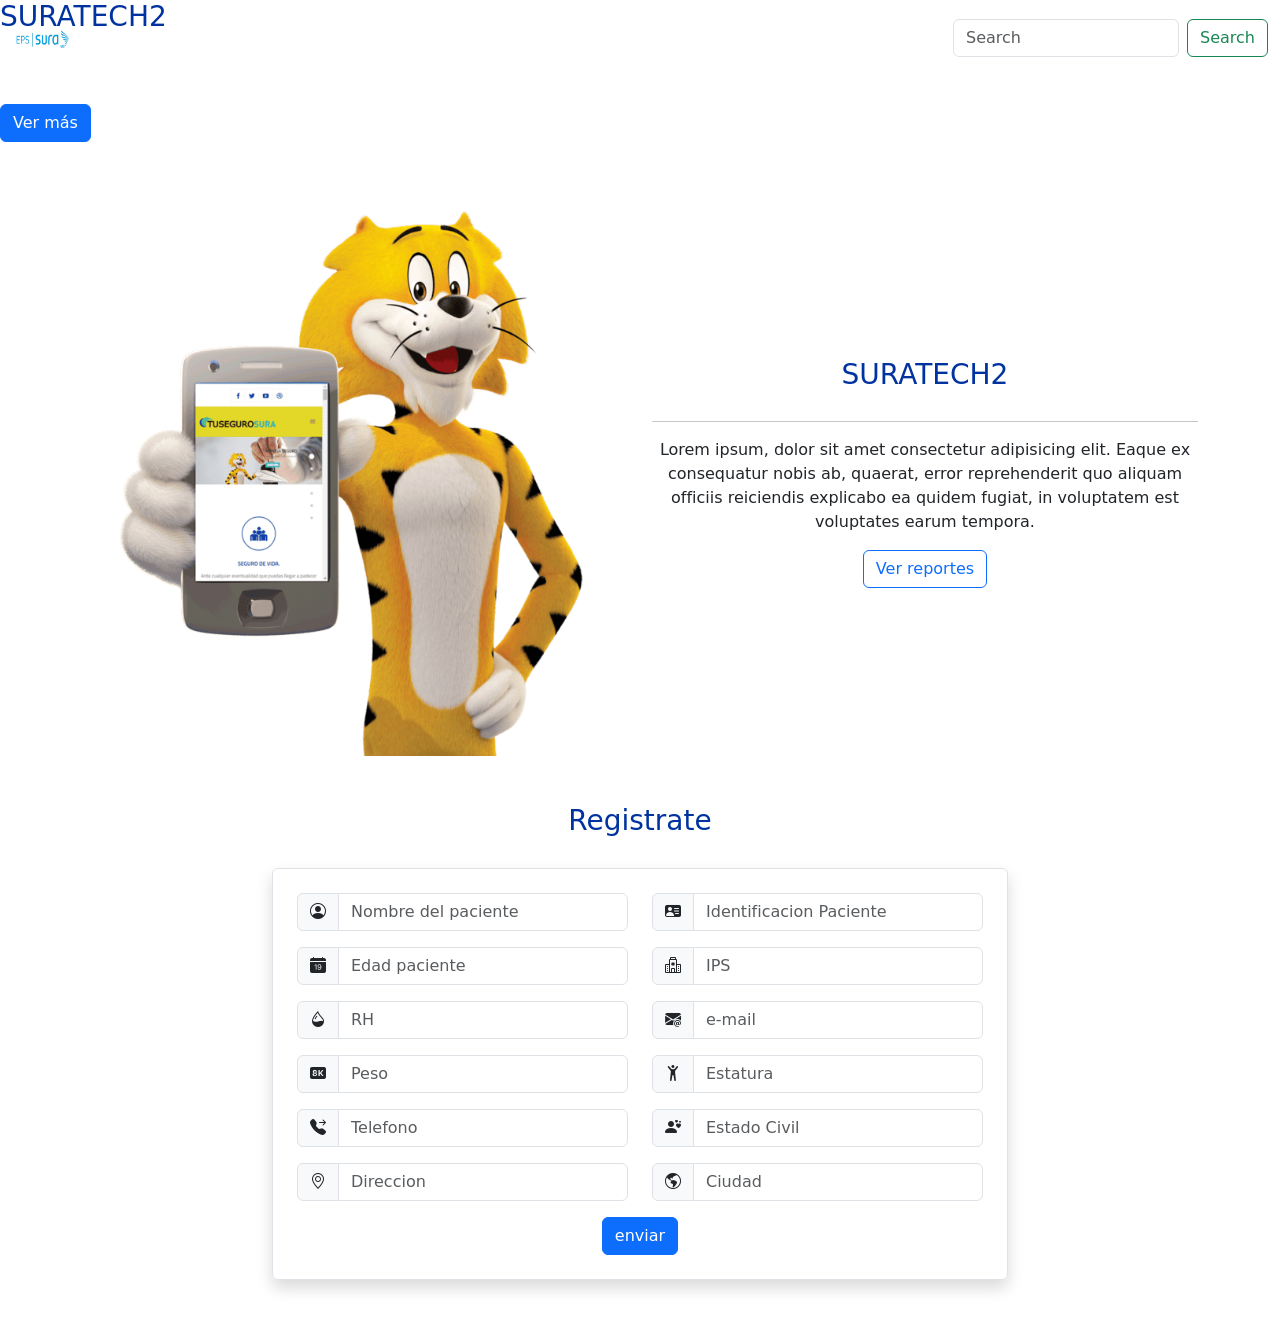
<file: copiaprofe2/index.html>
<!DOCTYPE html>
<html lang="es">
<head>
    <meta charset="UTF-8">
    <meta name="viewport" content="width=device-width, initial-scale=1.0">
    <title>GESTIONTECH</title>
    <link href="https://cdn.jsdelivr.net/npm/bootstrap@5.3.3/dist/css/bootstrap.min.css" rel="stylesheet" integrity="sha384-QWTKZyjpPEjISv5WaRU9OFeRpok6YctnYmDr5pNlyT2bRjXh0JMhjY6hW+ALEwIH" crossorigin="anonymous">
    <link rel="stylesheet" href="./assets/styles/estilos.css">
    <link rel="stylesheet" href="https://cdn.jsdelivr.net/npm/bootstrap-icons@1.11.3/font/bootstrap-icons.min.css">
</head>
<body>

    <header>
        <nav class="navbar navbar-expand-lg menu navbar-dark fixed-top">
            <div class="container-fluid">
              <img src="./assets/img/logotipo.png" alt="logo" width="60" height="60">
              <button class="navbar-toggler" type="button" data-bs-toggle="collapse" data-bs-target="#navbarSupportedContent" aria-controls="navbarSupportedContent" aria-expanded="false" aria-label="Toggle navigation">
                <span class="navbar-toggler-icon"></span>
              </button>
              <div class="collapse navbar-collapse" id="navbarSupportedContent">
                <ul class="navbar-nav me-auto mb-2 mb-lg-0">
                  <li class="nav-item">
                    <a class="nav-link active" aria-current="page" href="#">Home</a>
                  </li>
                  <li class="nav-item">
                    <a class="nav-link" href="#">Link</a>
                  </li>
                  <li class="nav-item dropdown">
                    <a class="nav-link dropdown-toggle" href="#" role="button" data-bs-toggle="dropdown" aria-expanded="false">
                      Dropdown
                    </a>
                    <ul class="dropdown-menu">
                      <li><a class="dropdown-item" href="#">Action</a></li>
                      <li><a class="dropdown-item" href="#">Another action</a></li>
                      <li><hr class="dropdown-divider"></li>
                      <li><a class="dropdown-item" href="#">Something else here</a></li>
                    </ul>
                  </li>
                  <li class="nav-item">
                    <a class="nav-link disabled" aria-disabled="true">Disabled</a>
                  </li>
                </ul>
                <form class="d-flex" role="search">
                  <input class="form-control me-2" type="search" placeholder="Search" aria-label="Search">
                  <button class="btn btn-outline-success" type="submit">Search</button>
                </form>
              </div>
            </div>
          </nav>
    </header>
    <main>
        <section class="banner text-white">
            <h3>SURATECH2</h3>
            <p>Atrevete a gestionar y controlar tus signos vitales</p>
            <a href="#textomuestra" class="btn btn-primary">Ver más</a>
        </section>
        <section class="container my-5">
            <div class="row">
                <div class="col-6">
                    <img src="./assets/img/tigre.png" alt="tigre" class="img-fluid">
                </div>
                <div class="col-6 align-self-center text-center">
                    <h3>SURATECH2</h3>
                    <hr>
                    <p id="textomuestra">
                        Lorem ipsum, dolor sit amet consectetur adipisicing elit. Eaque ex consequatur nobis ab, quaerat, error reprehenderit quo aliquam officiis reiciendis explicabo ea quidem fugiat, in voluptatem est voluptates earum tempora.
                    </p>
                    <button class="btn btn-outline-primary">
                        Ver reportes
                    </button>
                </div>
            </div>    
        </section>
        <section class="container my-5">
            <div class="row justify-content-center">
                <div class="col-8">
                    <h3 class="text-center">Registrate</h3>
                    <form class="shadow border rounded p-4">

                        
                      <div class="row">
                        <div class="col-6">
                          <div class="input-group mb-3">
                            <span class="input-group-text" id="basic-addon1">
                              <i class="bi bi-person-circle"></i>
                            </span>
                            <input type="text" class="form-control" placeholder="Nombre del paciente">
                        </div>
                        </div>
                        <div class="col-6">
                          <div class="input-group mb-3">
                            <span class="input-group-text" id="basic-addon1">
                              <i class="bi bi-person-vcard-fill"></i>
                            </span>
                            <input type="text" class="form-control" placeholder="Identificacion Paciente">
                        </div>

                        </div>
                      </div>
                      <div class="row">
                        <div class="col-6">
                          <div class="input-group mb-3">
                            <span class="input-group-text" id="basic-addon1">
                              <i class="bi bi-calendar-date-fill"></i>
                            </span>
                            <input type="text" class="form-control" placeholder="Edad paciente">
                        </div>  
                        </div>
                        <div class="col-6">
                          <div class="input-group mb-3">
                            <span class="input-group-text" id="basic-addon1">
                              <i class="bi bi-hospital"></i>
                            </span>
                            <input type="text" class="form-control" placeholder="IPS">
                        </div>  
                        </div>
                      </div>
                      <div class="row">

                        
                      </div>

                      <div class="row">
                        <div class="col-6">
                          <div class="input-group mb-3">
                            <span class="input-group-text" id="basic-addon1">
                              <i class="bi bi-droplet-half"></i>
                            </span>
                            <input type="text" class="form-control" placeholder="RH">
                        </div>
                        </div>
                        <div class="col-6">
                          <div class="input-group mb-3">
                            <span class="input-group-text" id="basic-addon1">
                              <i class="bi bi-envelope-at-fill"></i>
                            </span>
                            <input type="text" class="form-control" placeholder="e-mail">
                        </div>

                        </div>
                      </div>
                      <div class="row">
                        <div class="col-6">
                          <div class="input-group mb-3">
                            <span class="input-group-text" id="basic-addon1">
                              <i class="bi bi-badge-8k-fill"></i>
                            </span>
                            <input type="text" class="form-control" placeholder="Peso">
                        </div>
                        </div>
                        <div class="col-6">
                          <div class="input-group mb-3">
                            <span class="input-group-text" id="basic-addon1">
                              <i class="bi bi-person-arms-up"></i>
                            </span>
                            <input type="text" class="form-control" placeholder="Estatura">
                        </div>

                        </div>
                      </div>
                      <div class="row">
                        <div class="col-6">
                          <div class="input-group mb-3">
                            <span class="input-group-text" id="basic-addon1">
                              <i class="bi bi-telephone-forward-fill"></i>
                            </span>
                            <input type="text" class="form-control" placeholder="Telefono">
                        </div>
                        </div>
                        <div class="col-6">
                          <div class="input-group mb-3">
                            <span class="input-group-text" id="basic-addon1">
                              <i class="bi bi-person-hearts"></i>
                            </span>
                            <input type="text" class="form-control" placeholder="Estado Civil">
                        </div>

                        </div>
                      </div>
                      <div class="row">
                        <div class="col-6">
                          <div class="input-group mb-3">
                            <span class="input-group-text" id="basic-addon1">
                              <i class="bi bi-geo-alt"></i>
                            </span>
                            <input type="text" class="form-control" placeholder="Direccion">
                        </div>
                        </div>
                        <div class="col-6">
                          <div class="input-group mb-3">
                            <span class="input-group-text" id="basic-addon1">
                              <i class="bi bi-globe-americas"></i>
                            </span>
                            <input type="text" class="form-control" placeholder="Ciudad">
                        </div>

                        </div>
                      </div>

                        

                        <button class="btn btn-primary mx-auto d-block" type="submit">enviar</button>
                    </form>

                </div>
            </div>
        </section>
    </main>
    <footer>

    </footer>
    <script src="https://cdn.jsdelivr.net/npm/bootstrap@5.3.3/dist/js/bootstrap.bundle.min.js" integrity="sha384-YvpcrYf0tY3lHB60NNkmXc5s9fDVZLESaAA55NDzOxhy9GkcIdslK1eN7N6jIeHz" crossorigin="anonymous"></script>
</body>
</html>
</file>
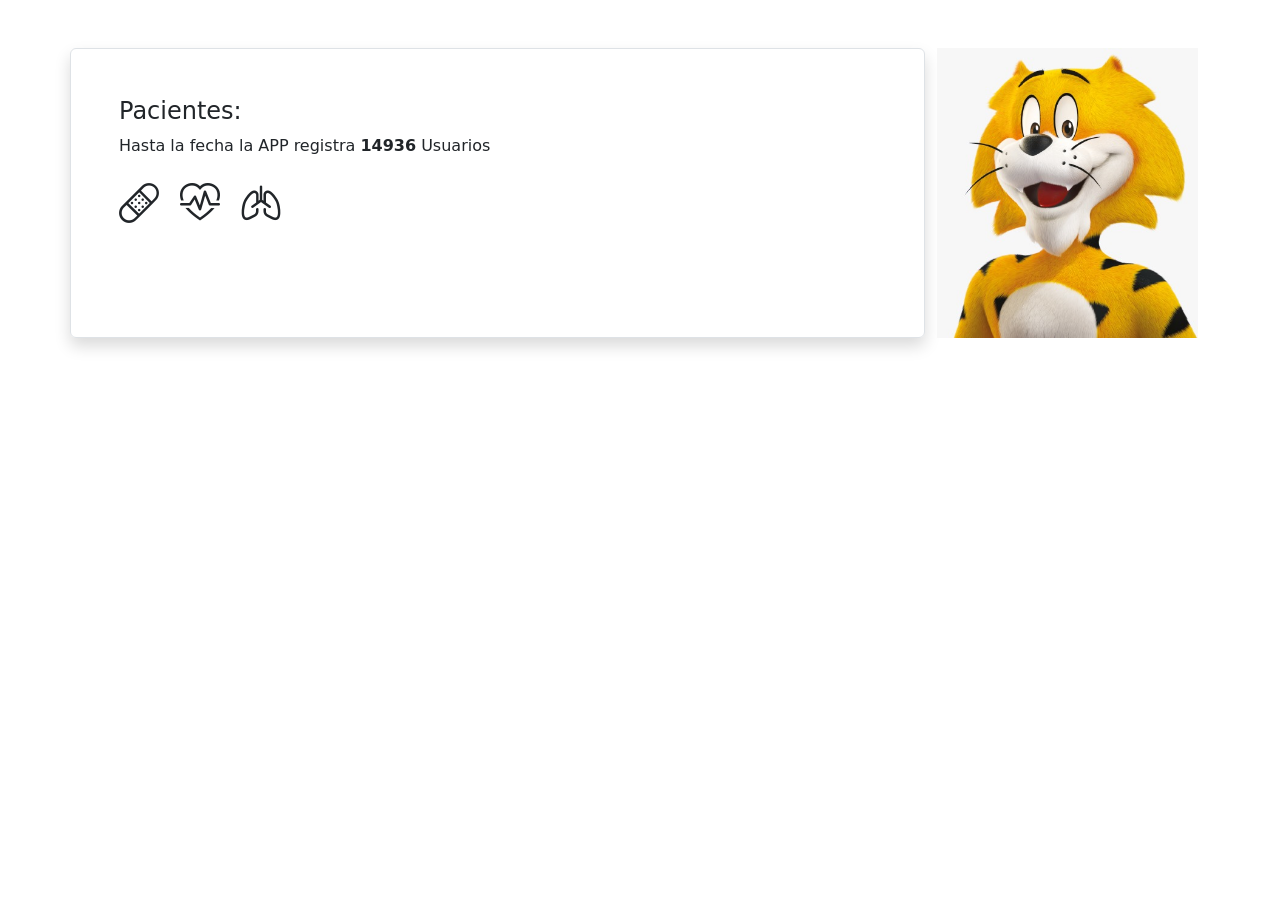
<file: copiaprofe2/src/views/dashboards/dashboardcliente.html>
<!DOCTYPE html>
<html lang="en">
<head>
    <meta charset="UTF-8">
    <meta name="viewport" content="width=device-width, initial-scale=1.0">
    <title>Pacientes</title>
    <link href="https://cdn.jsdelivr.net/npm/bootstrap@5.3.3/dist/css/bootstrap.min.css" rel="stylesheet" integrity="sha384-QWTKZyjpPEjISv5WaRU9OFeRpok6YctnYmDr5pNlyT2bRjXh0JMhjY6hW+ALEwIH" crossorigin="anonymous">
    <link rel="stylesheet" href="https://cdn.jsdelivr.net/npm/bootstrap-icons@1.11.3/font/bootstrap-icons.min.css">
</head>
<body>
    
    <main>
        <section class="container my-5">
            <div class="row">
                <div class="col-12 col-md-9 border rounded p-5 shadow">
                    <h4>Pacientes: </h4>
                    <p>Hasta la fecha la APP registra <span class="fw-bold">14936</span> Usuarios</p>
                    <i class="bi bi-bandaid fs-1"></i>
                    <i class="bi bi-heart-pulse fs-1 mx-3"></i>
                    <i class="bi bi-lungs fs-1"></i>
                </div>
                <div class="col-12 col-md-3">
                    <img src="../../../src/views/dashboards/WhatsApp Image 2024-11-01 at 5.09.24 PM.jpeg" alt="logo" class="img-fluid">
                </div>
            </div> 
        </section class="container">
            <div class="row row-cols-1 row-cols-md-3 g-5" id="fila">
                
            </div>
        <section>

        </section>
    </main>
    <script src="../../controllersDashBoards/controladorDashboardPaciente.js" type="module"></script>
    <script src="https://cdn.jsdelivr.net/npm/bootstrap@5.3.3/dist/js/bootstrap.bundle.min.js" integrity="sha384-YvpcrYf0tY3lHB60NNkmXc5s9fDVZLESaAA55NDzOxhy9GkcIdslK1eN7N6jIeHz" crossorigin="anonymous"></script>
   
</body>
</html>
</file>
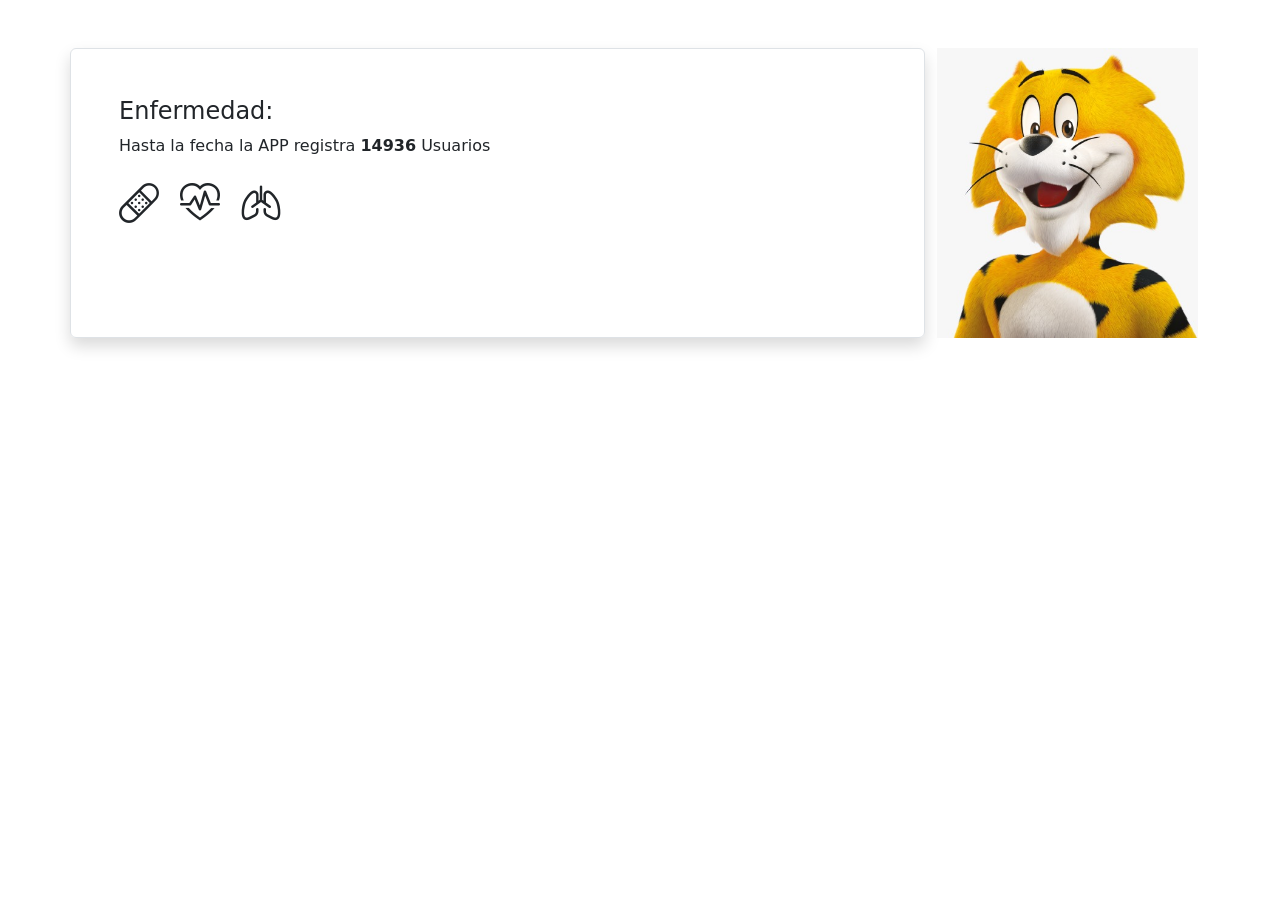
<file: copiaprofe2/src/views/dashboards/dashboardenfermedad.html>
<!DOCTYPE html>
<html lang="en">
<head>
    <meta charset="UTF-8">
    <meta name="viewport" content="width=device-width, initial-scale=1.0">
    <title>Enfermedad</title>
    <link href="https://cdn.jsdelivr.net/npm/bootstrap@5.3.3/dist/css/bootstrap.min.css" rel="stylesheet" integrity="sha384-QWTKZyjpPEjISv5WaRU9OFeRpok6YctnYmDr5pNlyT2bRjXh0JMhjY6hW+ALEwIH" crossorigin="anonymous">
    <link rel="stylesheet" href="https://cdn.jsdelivr.net/npm/bootstrap-icons@1.11.3/font/bootstrap-icons.min.css">
</head>
<body>
    
    <main>
        <section class="container my-5">
            <div class="row">
                <div class="col-12 col-md-9 border rounded p-5 shadow">
                    <h4>Enfermedad: </h4>
                    <p>Hasta la fecha la APP registra <span class="fw-bold">14936</span> Usuarios</p>
                    <i class="bi bi-bandaid fs-1"></i>
                    <i class="bi bi-heart-pulse fs-1 mx-3"></i>
                    <i class="bi bi-lungs fs-1"></i>
                </div>
                <div class="col-12 col-md-3">
                    <img src="../../../src/views/dashboards/WhatsApp Image 2024-11-01 at 5.09.24 PM.jpeg" alt="logo" class="img-fluid">
                </div>
            </div> 
        </section class="container">
            <div class="row row-cols-1 row-cols-md-3 g-5" id="fila">
                
            </div>
        <section>

        </section>
    </main>
    <script src="../../controllersDashBoards/controladorDashBoardEnfermedad.js" type="module"></script>
    <script src="https://cdn.jsdelivr.net/npm/bootstrap@5.3.3/dist/js/bootstrap.bundle.min.js" integrity="sha384-YvpcrYf0tY3lHB60NNkmXc5s9fDVZLESaAA55NDzOxhy9GkcIdslK1eN7N6jIeHz" crossorigin="anonymous"></script>
</body>
</html>
</file>
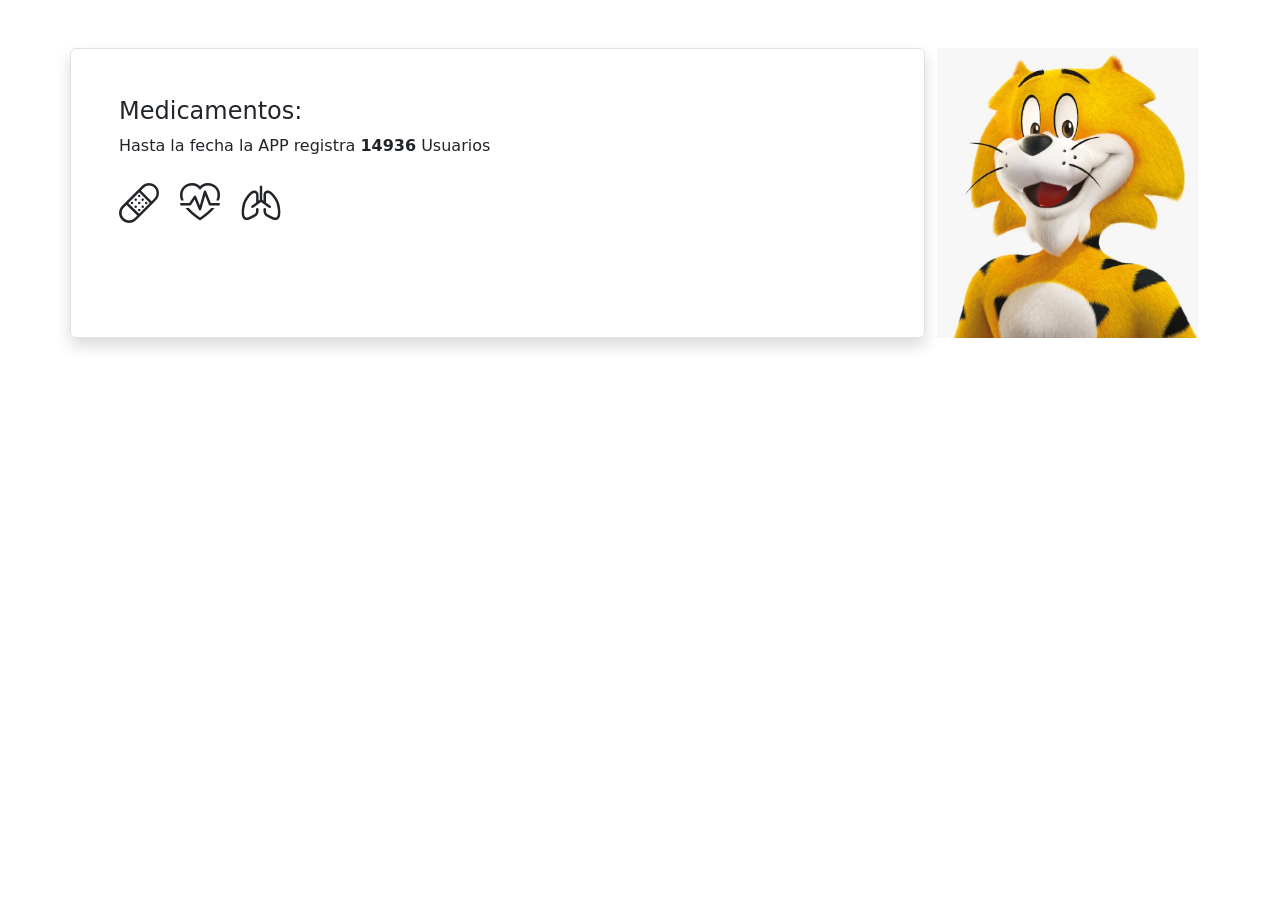
<file: copiaprofe2/src/views/dashboards/dashboardmedicamento.html>
<!DOCTYPE html>
<html lang="en">
<head>
    <meta charset="UTF-8">
    <meta name="viewport" content="width=device-width, initial-scale=1.0">
    <title>Medicamento</title>
    <link href="https://cdn.jsdelivr.net/npm/bootstrap@5.3.3/dist/css/bootstrap.min.css" rel="stylesheet" integrity="sha384-QWTKZyjpPEjISv5WaRU9OFeRpok6YctnYmDr5pNlyT2bRjXh0JMhjY6hW+ALEwIH" crossorigin="anonymous">
    <link rel="stylesheet" href="https://cdn.jsdelivr.net/npm/bootstrap-icons@1.11.3/font/bootstrap-icons.min.css">
</head>
<body>
    
    <main>
        <section class="container my-5">
            <div class="row">
                <div class="col-12 col-md-9 border rounded p-5 shadow">
                    <h4>Medicamentos: </h4>
                    <p>Hasta la fecha la APP registra <span class="fw-bold">14936</span> Usuarios</p>
                    <i class="bi bi-bandaid fs-1"></i>
                    <i class="bi bi-heart-pulse fs-1 mx-3"></i>
                    <i class="bi bi-lungs fs-1"></i>
                </div>
                <div class="col-12 col-md-3">
                    <img src="../../../src/views/dashboards/WhatsApp Image 2024-11-01 at 5.09.24 PM.jpeg" alt="logo" class="img-fluid">
                </div>
            </div> 
        </section class="container">
            <div class="row row-cols-1 row-cols-md-3 g-5" id="fila">
                
            </div>
        <section>

        </section>
    </main>
    <script src="../../controllersDashBoards/controladorDashBoardMedicamento.js" type="module"></script>
    <script src="https://cdn.jsdelivr.net/npm/bootstrap@5.3.3/dist/js/bootstrap.bundle.min.js" integrity="sha384-YvpcrYf0tY3lHB60NNkmXc5s9fDVZLESaAA55NDzOxhy9GkcIdslK1eN7N6jIeHz" crossorigin="anonymous"></script>
</body>
</html>
</file>
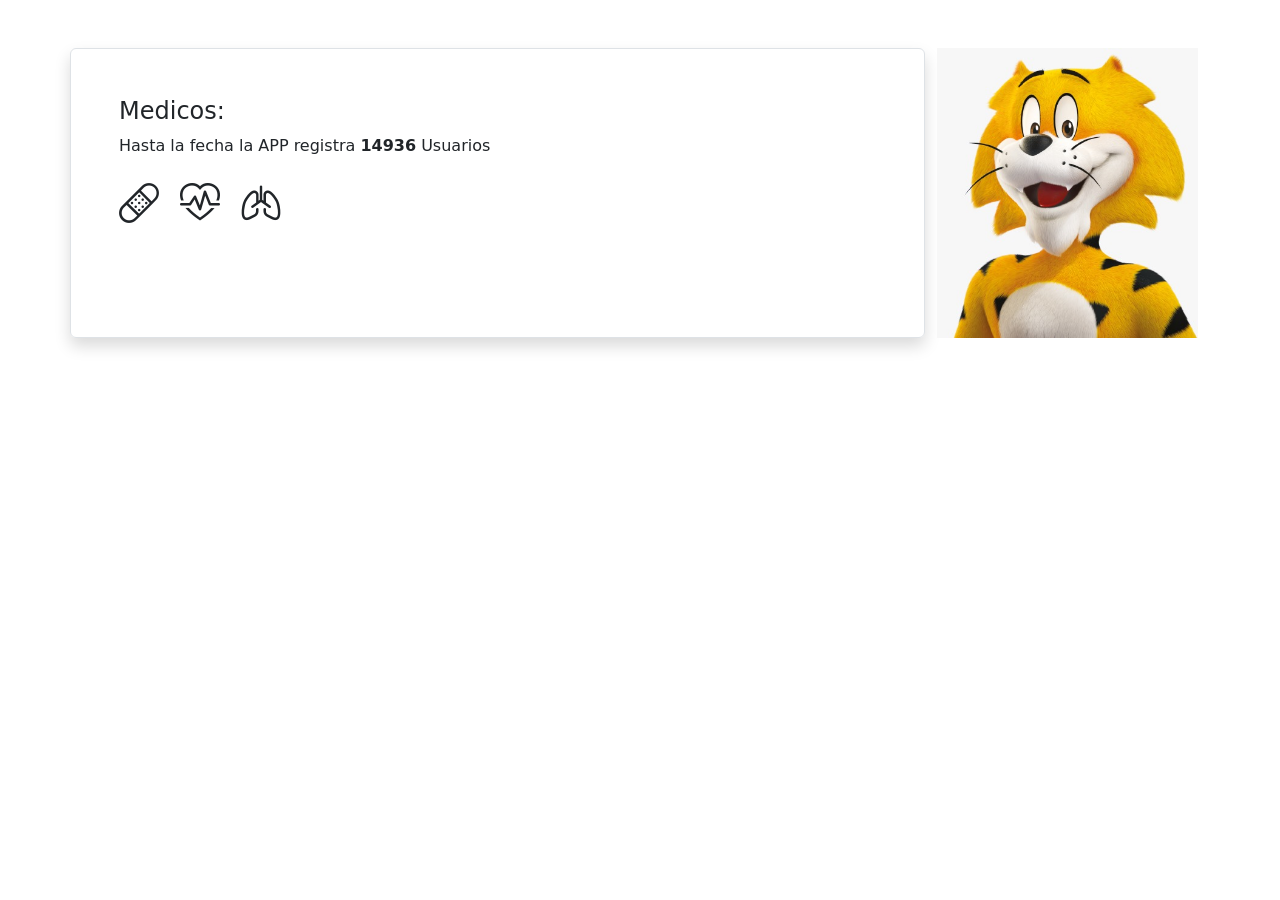
<file: copiaprofe2/src/views/dashboards/dashboardmedico.html>
<!DOCTYPE html>
<html lang="en">
<head>
    <meta charset="UTF-8">
    <meta name="viewport" content="width=device-width, initial-scale=1.0">
    <title>Medicos</title>
    <link href="https://cdn.jsdelivr.net/npm/bootstrap@5.3.3/dist/css/bootstrap.min.css" rel="stylesheet" integrity="sha384-QWTKZyjpPEjISv5WaRU9OFeRpok6YctnYmDr5pNlyT2bRjXh0JMhjY6hW+ALEwIH" crossorigin="anonymous">
    <link rel="stylesheet" href="https://cdn.jsdelivr.net/npm/bootstrap-icons@1.11.3/font/bootstrap-icons.min.css">
</head>
<body>
    
    <main>
        <section class="container my-5">
            <div class="row">
                <div class="col-12 col-md-9 border rounded p-5 shadow">
                    <h4>Medicos: </h4>
                    <p>Hasta la fecha la APP registra <span class="fw-bold">14936</span> Usuarios</p>
                    <i class="bi bi-bandaid fs-1"></i>
                    <i class="bi bi-heart-pulse fs-1 mx-3"></i>
                    <i class="bi bi-lungs fs-1"></i>
                </div>
                <div class="col-12 col-md-3">
                    <img src="../../../src/views/dashboards/WhatsApp Image 2024-11-01 at 5.09.24 PM.jpeg" alt="logo" class="img-fluid">
                </div>
            </div> 
        </section class="container">
            <div class="row row-cols-1 row-cols-md-3 g-5" id="fila">
                
            </div>
        <section>

        </section>
    </main>
    <script src="../../controllersDashBoards/controladorDashBoardMedico.js" type="module"></script>
    <script src="https://cdn.jsdelivr.net/npm/bootstrap@5.3.3/dist/js/bootstrap.bundle.min.js" integrity="sha384-YvpcrYf0tY3lHB60NNkmXc5s9fDVZLESaAA55NDzOxhy9GkcIdslK1eN7N6jIeHz" crossorigin="anonymous"></script>
</body>
</html>
</file>
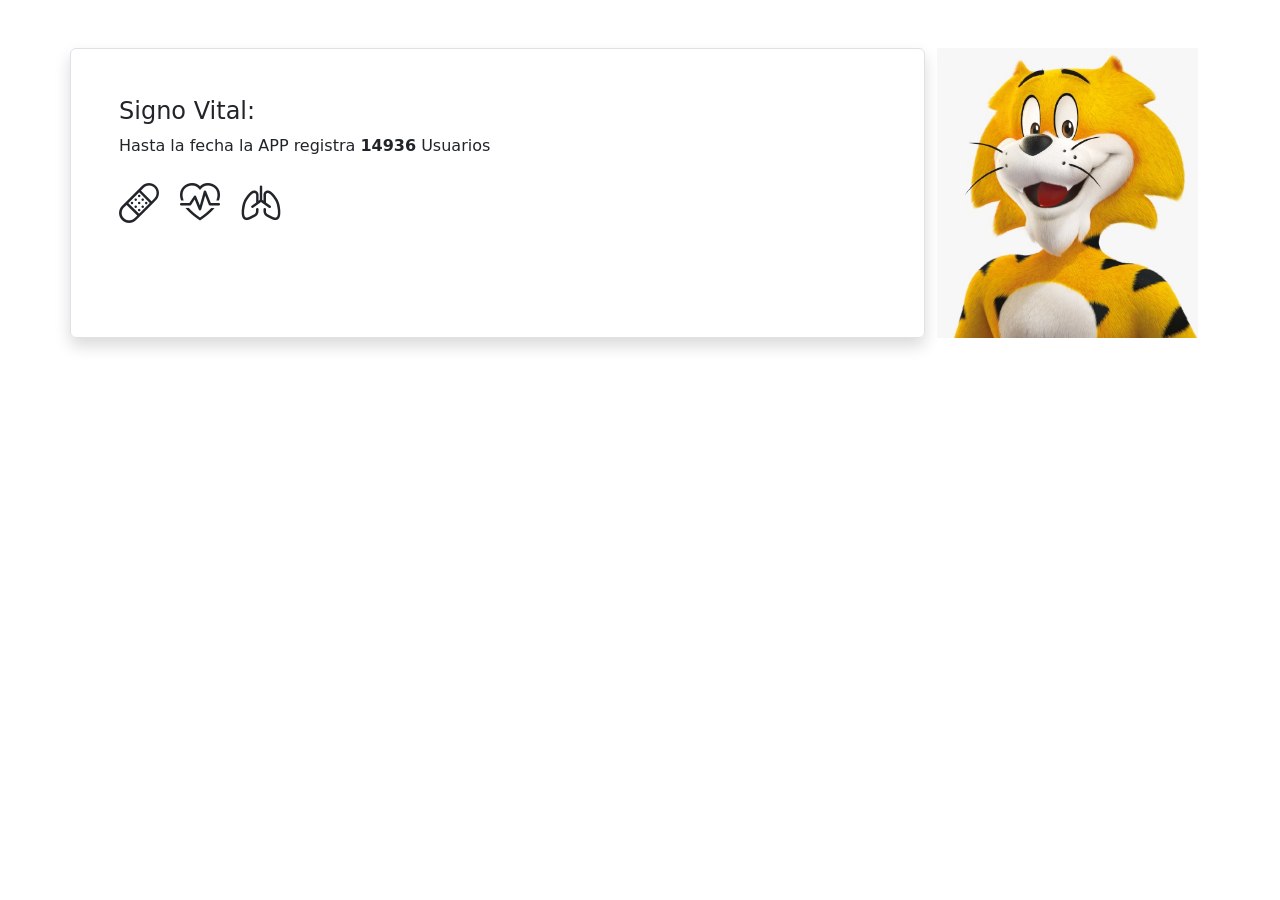
<file: copiaprofe2/src/views/dashboards/dashboardsignovital.html>
<!DOCTYPE html>
<html lang="en">
<head>
    <meta charset="UTF-8">
    <meta name="viewport" content="width=device-width, initial-scale=1.0">
    <title>Signo Vital</title>
    <link href="https://cdn.jsdelivr.net/npm/bootstrap@5.3.3/dist/css/bootstrap.min.css" rel="stylesheet" integrity="sha384-QWTKZyjpPEjISv5WaRU9OFeRpok6YctnYmDr5pNlyT2bRjXh0JMhjY6hW+ALEwIH" crossorigin="anonymous">
    <link rel="stylesheet" href="https://cdn.jsdelivr.net/npm/bootstrap-icons@1.11.3/font/bootstrap-icons.min.css">
</head>
<body>
    
    <main>
        <section class="container my-5">
            <div class="row">
                <div class="col-12 col-md-9 border rounded p-5 shadow">
                    <h4>Signo Vital: </h4>
                    <p>Hasta la fecha la APP registra <span class="fw-bold">14936</span> Usuarios</p>
                    <i class="bi bi-bandaid fs-1"></i>
                    <i class="bi bi-heart-pulse fs-1 mx-3"></i>
                    <i class="bi bi-lungs fs-1"></i>
                </div>
                <div class="col-12 col-md-3">
                    <img src="../../../src/views/dashboards/WhatsApp Image 2024-11-01 at 5.09.24 PM.jpeg" alt="logo" class="img-fluid">
                </div>
            </div> 
        </section class="container">
            <div class="row row-cols-1 row-cols-md-3 g-5" id="fila">
                
            </div>
        <section>

        </section>
    </main>
    <script src="../../controllersDashBoards/controladorDashBoardSignoVital.js" type="module"></script>
    <script src="https://cdn.jsdelivr.net/npm/bootstrap@5.3.3/dist/js/bootstrap.bundle.min.js" integrity="sha384-YvpcrYf0tY3lHB60NNkmXc5s9fDVZLESaAA55NDzOxhy9GkcIdslK1eN7N6jIeHz" crossorigin="anonymous"></script>
</body>
</html>
</file>
<file: copiaprofe2/assets/styles/estilos.css>
/* Estilos para el formulario */
.form-container {
    background-color: rgba(255, 255, 255, 0.95); /* Fondo más claro y translúcido */
    padding: 30px;
    border-radius: 12px;
    box-shadow: 0 4px 10px rgba(0, 0, 0, 0.15); /* Sombra más sutil */
    font-family: 'Arial', sans-serif;
}

.form-container input,
.form-container select,
.form-container textarea {
    width: 100%;
    padding: 12px;
    margin-bottom: 20px;
    border: 1px solid #ccc;
    border-radius: 8px;
    font-size: 16px;
    box-sizing: border-box;
    transition: all 0.3s ease; /* Transición suave */
}

.form-container input:focus,
.form-container select:focus,
.form-container textarea:focus {
    border-color: #0033A0; /* Color de borde al hacer foco */
    box-shadow: 0 0 8px rgba(0, 51, 160, 0.5); /* Sombra cuando se hace foco */
}

.form-container button {
    background-color: #0033A0; /* Fondo azul */
    color: white;
    padding: 12px 25px;
    border: none;
    border-radius: 5px;
    font-size: 16px;
    cursor: pointer;
    transition: background-color 0.3s ease; /* Transición suave */
    width: 100%;
    margin-top: 10px;
}

.form-container button:hover {
    background-color: #00277a; /* Color del botón al pasar el cursor */
}

/* Estilo para los títulos del formulario */
h3 {
    color: #0033A0;
    font-size: 28px;
    margin-bottom: 30px;
}
</file>
